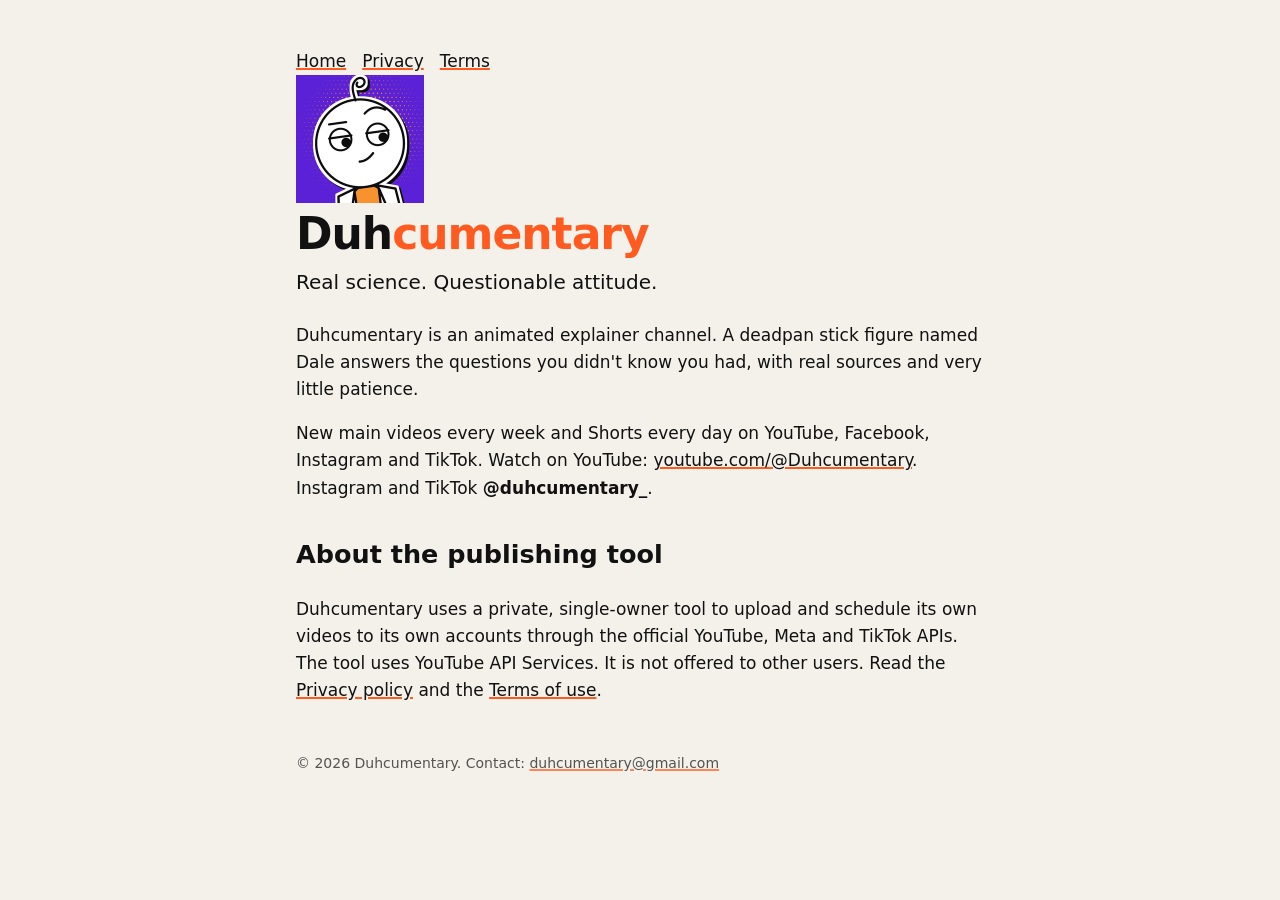
<file: index.html>
<!doctype html><html lang="en"><head><meta charset="utf-8"><meta name="viewport" content="width=device-width,initial-scale=1">
<title>Duhcumentary</title><link rel="stylesheet" href="style.css"><link rel="icon" href="logo.png"></head><body><main><nav><a href="index.html">Home</a><a href="privacy.html">Privacy</a><a href="terms.html">Terms</a></nav>
<img src="logo.png" alt="Dale, the Duhcumentary narrator" width="128" height="128"><h1>Duh<span>cumentary</span></h1><p class="tag">Real science. Questionable attitude.</p>
<p>Duhcumentary is an animated explainer channel. A deadpan stick figure named Dale answers the questions you didn't know you had, with real sources and very little patience.</p>
<p>New main videos every week and Shorts every day on YouTube, Facebook, Instagram and TikTok. Watch on YouTube: <a href="https://www.youtube.com/@Duhcumentary">youtube.com/@Duhcumentary</a>. Instagram and TikTok <strong>@duhcumentary_</strong>.</p>
<h2>About the publishing tool</h2>
<p>Duhcumentary uses a private, single-owner tool to upload and schedule its own videos to its own accounts through the official YouTube, Meta and TikTok APIs. The tool uses YouTube API Services. It is not offered to other users. Read the <a href="privacy.html">Privacy policy</a> and the <a href="terms.html">Terms of use</a>.</p><footer>&copy; 2026 Duhcumentary. Contact: <a href="mailto:duhcumentary@gmail.com">duhcumentary@gmail.com</a></footer></main></body></html>
</file>
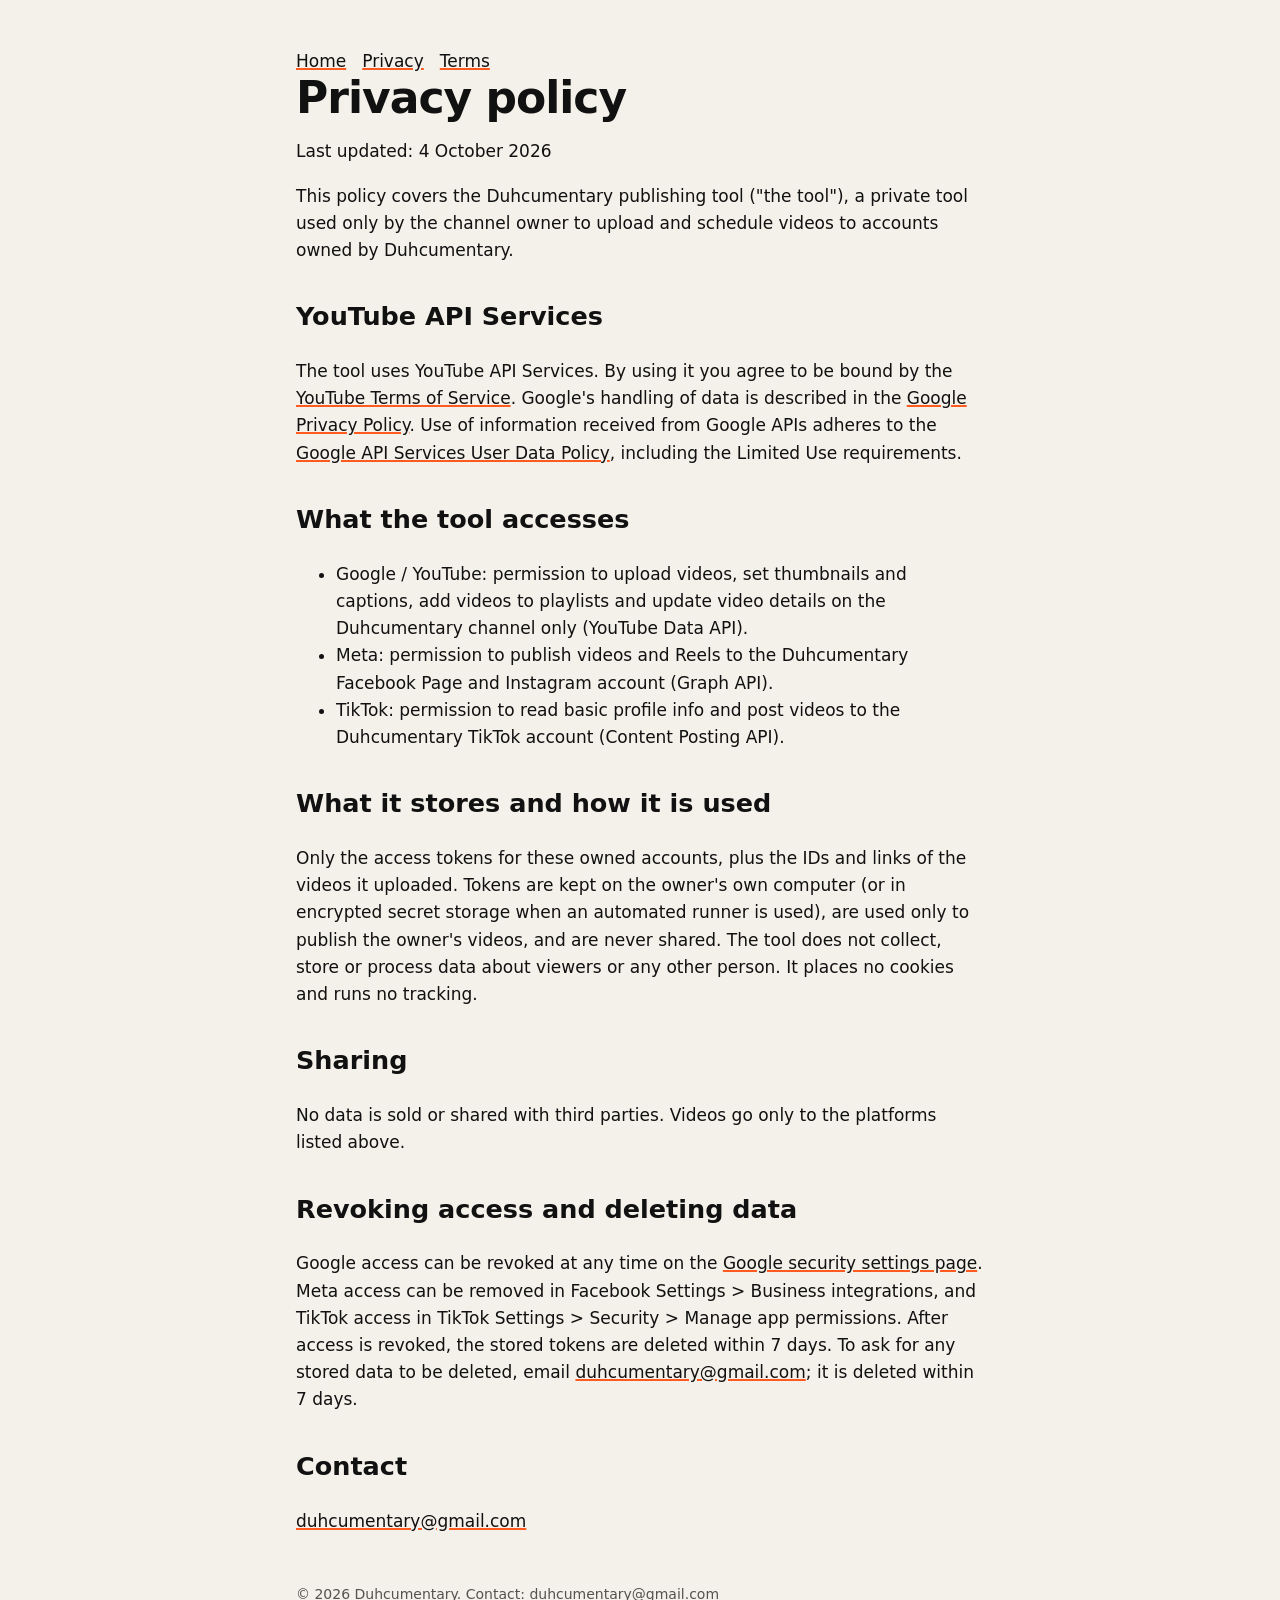
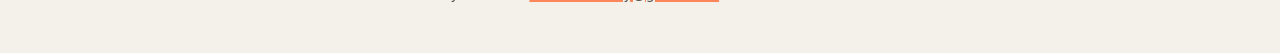
<file: privacy.html>
<!doctype html><html lang="en"><head><meta charset="utf-8"><meta name="viewport" content="width=device-width,initial-scale=1">
<title>Privacy policy — Duhcumentary</title><link rel="stylesheet" href="style.css"><link rel="icon" href="logo.png"></head><body><main><nav><a href="index.html">Home</a><a href="privacy.html">Privacy</a><a href="terms.html">Terms</a></nav>
<h1>Privacy policy</h1><p>Last updated: 4 October 2026</p>
<p>This policy covers the Duhcumentary publishing tool ("the tool"), a private tool used only by the channel owner to upload and schedule videos to accounts owned by Duhcumentary.</p>
<h2>YouTube API Services</h2><p>The tool uses YouTube API Services. By using it you agree to be bound by the <a href="https://www.youtube.com/t/terms">YouTube Terms of Service</a>. Google's handling of data is described in the <a href="https://policies.google.com/privacy">Google Privacy Policy</a>. Use of information received from Google APIs adheres to the <a href="https://developers.google.com/terms/api-services-user-data-policy">Google API Services User Data Policy</a>, including the Limited Use requirements.</p>
<h2>What the tool accesses</h2><ul>
<li>Google / YouTube: permission to upload videos, set thumbnails and captions, add videos to playlists and update video details on the Duhcumentary channel only (YouTube Data API).</li>
<li>Meta: permission to publish videos and Reels to the Duhcumentary Facebook Page and Instagram account (Graph API).</li>
<li>TikTok: permission to read basic profile info and post videos to the Duhcumentary TikTok account (Content Posting API).</li></ul>
<h2 id="stores">What it stores and how it is used</h2><p>Only the access tokens for these owned accounts, plus the IDs and links of the videos it uploaded. Tokens are kept on the owner's own computer (or in encrypted secret storage when an automated runner is used), are used only to publish the owner's videos, and are never shared. The tool does not collect, store or process data about viewers or any other person. It places no cookies and runs no tracking.</p>
<h2>Sharing</h2><p>No data is sold or shared with third parties. Videos go only to the platforms listed above.</p>
<h2>Revoking access and deleting data</h2><p>Google access can be revoked at any time on the <a href="https://security.google.com/settings/security/permissions">Google security settings page</a>. Meta access can be removed in Facebook Settings &gt; Business integrations, and TikTok access in TikTok Settings &gt; Security &gt; Manage app permissions. After access is revoked, the stored tokens are deleted within 7 days. To ask for any stored data to be deleted, email <a href="mailto:duhcumentary@gmail.com">duhcumentary@gmail.com</a>; it is deleted within 7 days.</p>
<h2>Contact</h2><p><a href="mailto:duhcumentary@gmail.com">duhcumentary@gmail.com</a></p><footer>&copy; 2026 Duhcumentary. Contact: <a href="mailto:duhcumentary@gmail.com">duhcumentary@gmail.com</a></footer></main></body></html>
</file>
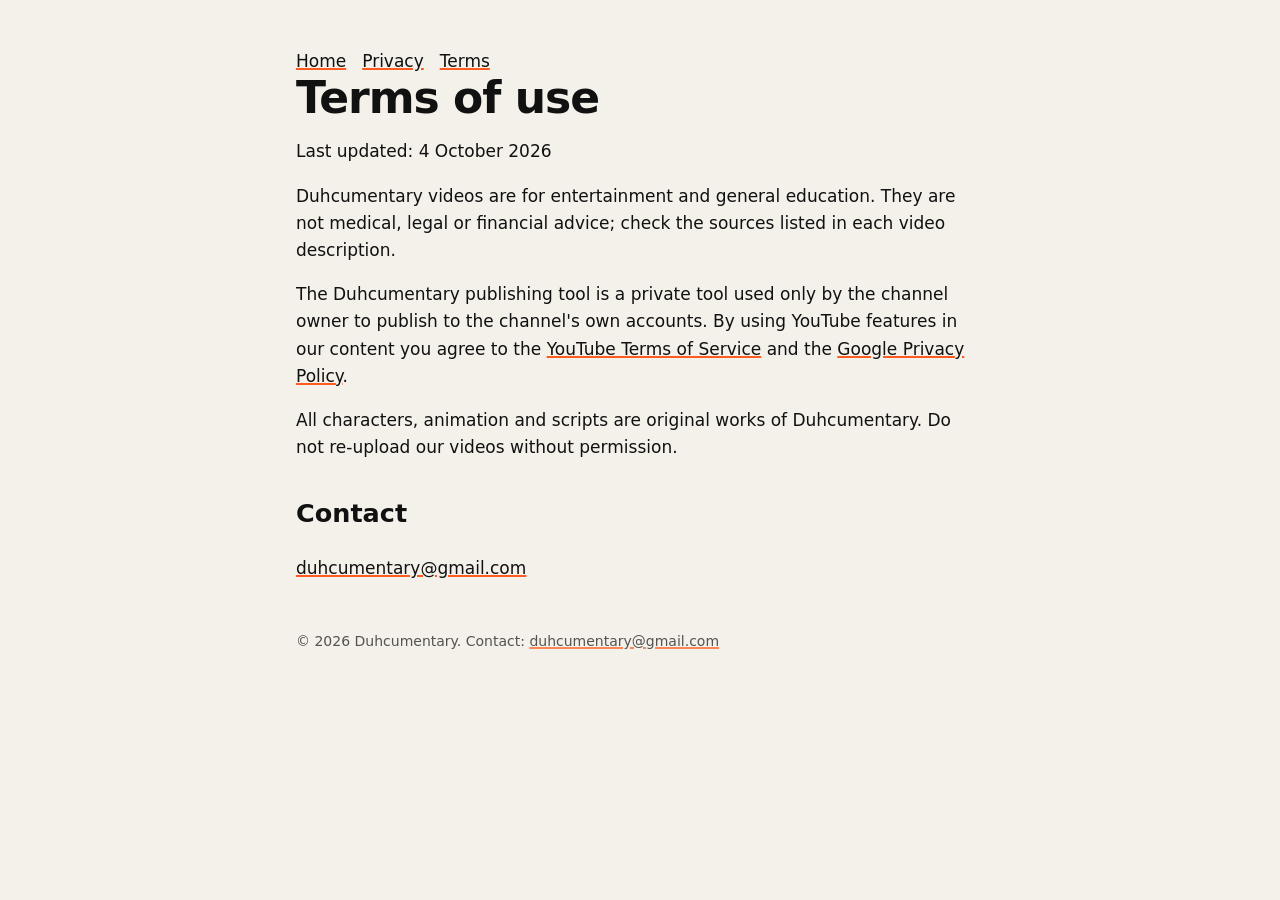
<file: terms.html>
<!doctype html><html lang="en"><head><meta charset="utf-8"><meta name="viewport" content="width=device-width,initial-scale=1">
<title>Terms — Duhcumentary</title><link rel="stylesheet" href="style.css"><link rel="icon" href="logo.png"></head><body><main><nav><a href="index.html">Home</a><a href="privacy.html">Privacy</a><a href="terms.html">Terms</a></nav>
<h1>Terms of use</h1><p>Last updated: 4 October 2026</p>
<p>Duhcumentary videos are for entertainment and general education. They are not medical, legal or financial advice; check the sources listed in each video description.</p>
<p>The Duhcumentary publishing tool is a private tool used only by the channel owner to publish to the channel's own accounts. By using YouTube features in our content you agree to the <a href="https://www.youtube.com/t/terms">YouTube Terms of Service</a> and the <a href="https://policies.google.com/privacy">Google Privacy Policy</a>.</p>
<p>All characters, animation and scripts are original works of Duhcumentary. Do not re-upload our videos without permission.</p>
<h2>Contact</h2><p><a href="mailto:duhcumentary@gmail.com">duhcumentary@gmail.com</a></p><footer>&copy; 2026 Duhcumentary. Contact: <a href="mailto:duhcumentary@gmail.com">duhcumentary@gmail.com</a></footer></main></body></html>
</file>
<file: style.css>
:root{--paper:#F4F1EA;--ink:#111;--accent:#FF5A1F}
*{box-sizing:border-box}body{margin:0;background:var(--paper);color:var(--ink);font:17px/1.6 system-ui,-apple-system,Segoe UI,Roboto,sans-serif}
main{max-width:720px;margin:0 auto;padding:48px 16px}
h1{font-size:44px;line-height:1.05;margin:0 0 8px;letter-spacing:-1px}h1 span{color:var(--accent)}
h2{margin-top:32px}a{color:var(--ink);text-decoration-color:var(--accent);text-decoration-thickness:2px}
.tag{font-size:20px;margin:0 0 24px}nav a{margin-right:16px}footer{margin-top:48px;font-size:14px;opacity:.7}
</file>
